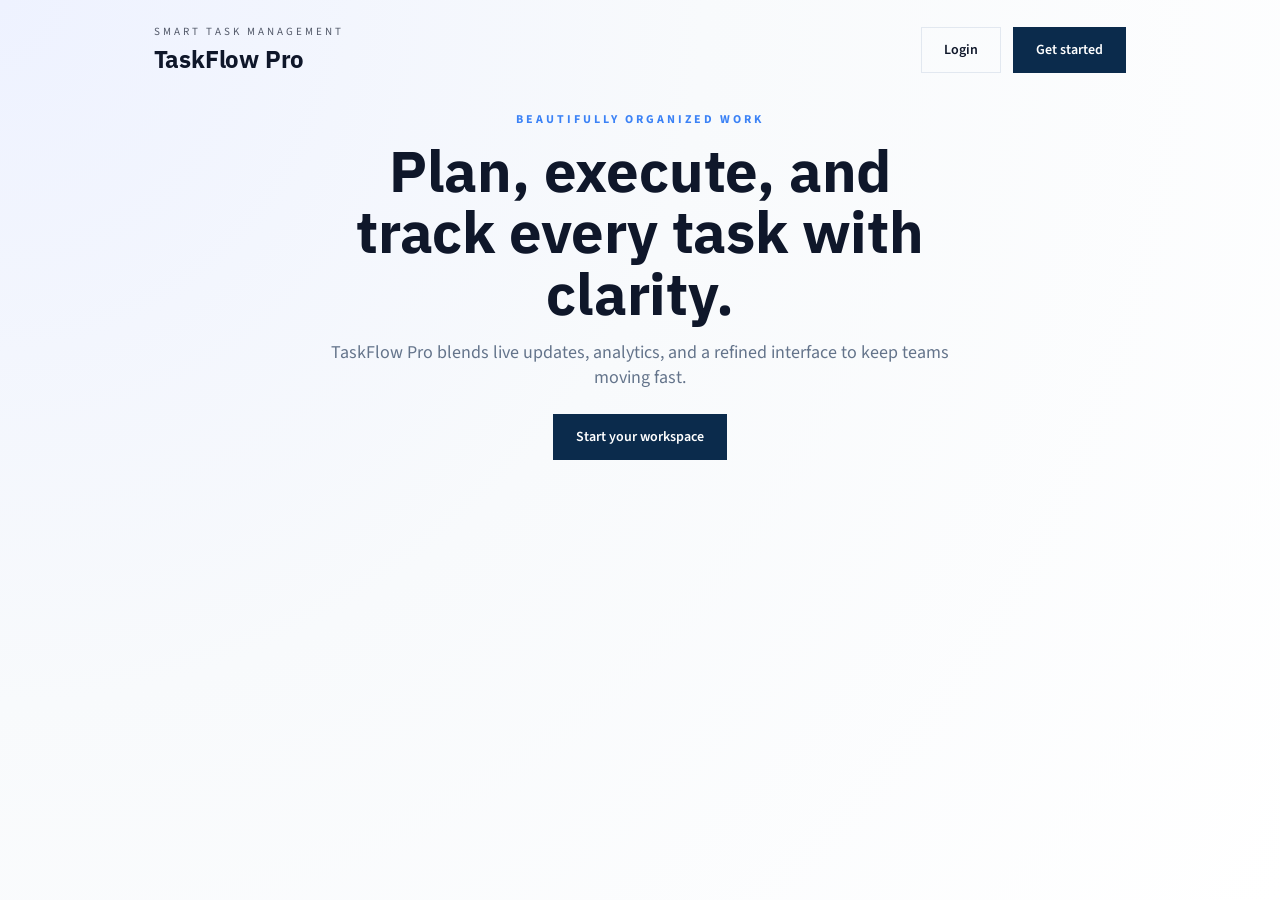
<file: task-manager-frontend/index.html>
<!DOCTYPE html>
<html lang="en">
<head>
  <meta charset="UTF-8" />
  <meta name="viewport" content="width=device-width, initial-scale=1.0" />
  <title>TaskFlow Pro | Smart Task Management</title>
  <link rel="preconnect" href="https://fonts.googleapis.com" />
  <link rel="preconnect" href="https://fonts.gstatic.com" crossorigin />
  <link href="https://fonts.googleapis.com/css2?family=IBM+Plex+Sans:wght@500;600;700&family=Source+Sans+3:wght@400;500;600;700&display=swap" rel="stylesheet" />
  <link rel="stylesheet" href="styles.css" />
</head>
<body>
  <div class="page landing">
    <nav class="nav">
      <div class="brand">
        <div>
          <p class="eyebrow">Smart Task Management</p>
          <h1>TaskFlow Pro</h1>
        </div>
      </div>
      <div class="nav-actions">
        <a class="secondary-button" href="auth.html">Login</a>
        <a class="primary-button" href="auth.html">Get started</a>
      </div>
    </nav>

    <main class="landing-main">
      <section class="hero">
        <div class="hero-copy">
          <p class="hero-tag">Beautifully organized work</p>
          <h2>Plan, execute, and track every task with clarity.</h2>
          <p class="hero-subtitle">
            TaskFlow Pro blends live updates, analytics, and a refined interface to keep teams moving fast.
          </p>
          <div class="hero-actions">
            <a class="primary-button" href="auth.html">Start your workspace</a>
            
          </div>
        </div>
      </section>      
    </main>
  </div>
</body>
</html>
</file>
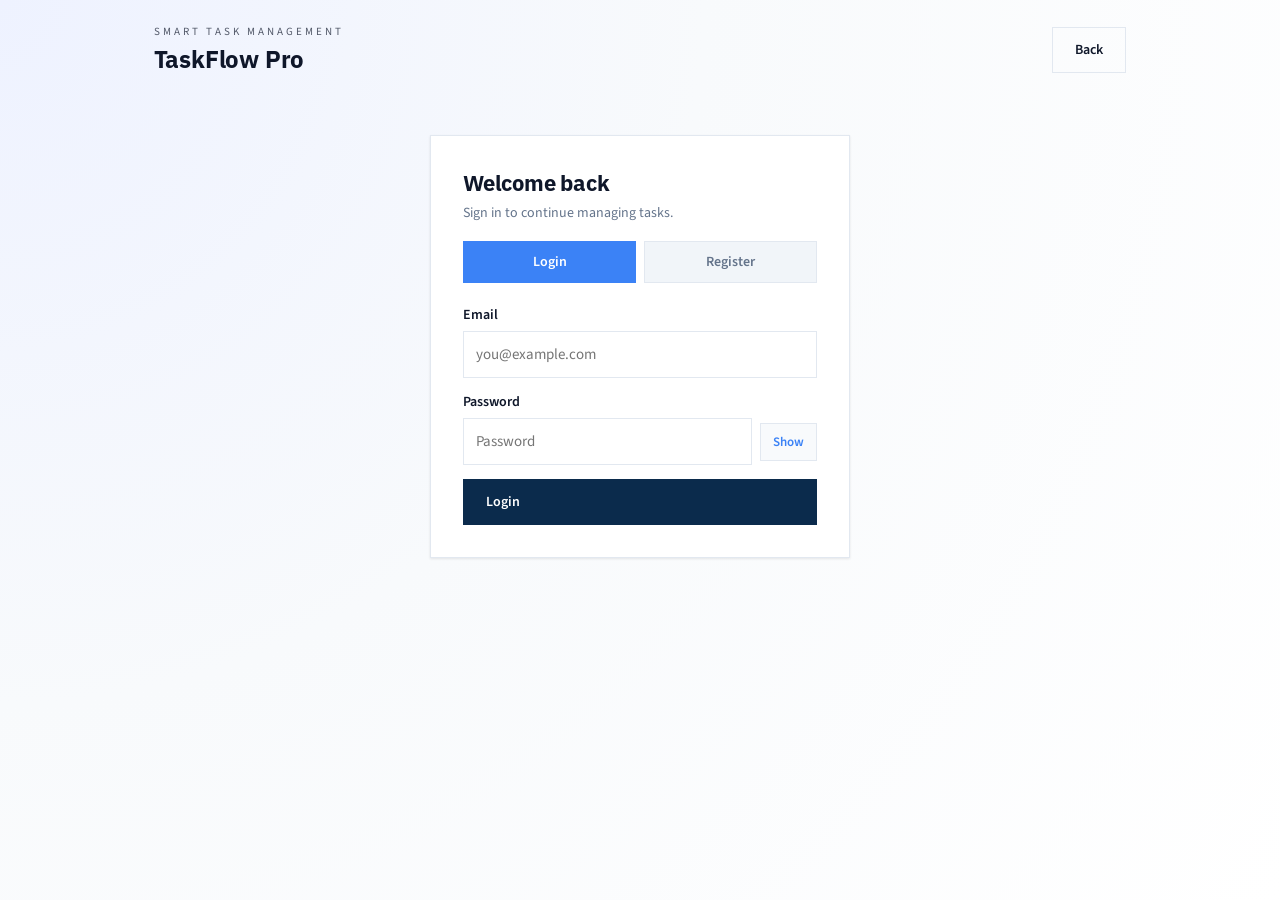
<file: task-manager-frontend/auth.html>
<!DOCTYPE html>
<html lang="en">
<head>
  <meta charset="UTF-8" />
  <meta name="viewport" content="width=device-width, initial-scale=1.0" />
  <title>TaskFlow Pro | Login</title>
  <link rel="preconnect" href="https://fonts.googleapis.com" />
  <link rel="preconnect" href="https://fonts.gstatic.com" crossorigin />
  <link href="https://fonts.googleapis.com/css2?family=IBM+Plex+Sans:wght@500;600;700&family=Source+Sans+3:wght@400;500;600;700&display=swap" rel="stylesheet" />
  <link rel="stylesheet" href="styles.css" />
</head>
<body>
  <div class="page landing auth-page">
    <nav class="nav">
      <div class="brand">
        <div>
          <p class="eyebrow">Smart Task Management</p>
          <h1>TaskFlow Pro</h1>
        </div>
      </div>
      <div class="nav-actions">
        <a class="secondary-button" href="index.html">Back</a>
      </div>
    </nav>

    <main class="auth-layout">
      <section class="panel-card auth-card">
        <h2>Welcome back</h2>
        <p class="muted">Sign in to continue managing tasks.</p>
        <div class="tabs">
          <button class="tab active" type="button" data-tab="login">Login</button>
          <button class="tab" type="button" data-tab="register">Register</button>
        </div>

        <form id="loginForm" class="form">
          <label>
            Email
            <input type="email" name="email" placeholder="you@example.com" required />
          </label>
          <label>
            Password
            <span class="password-field">
              <input type="password" name="password" placeholder="Password" required />
              <button class="toggle-password" type="button" aria-label="Show password">Show</button>
            </span>
          </label>
          <button class="primary-button" type="submit">
            <span>Login</span>
            <span class="button-spinner" aria-hidden="true"></span>
          </button>
        </form>

        <form id="registerForm" class="form hidden">
          <label>
            Username
            <input type="text" name="username" placeholder="alexandra" required />
          </label>
          <label>
            Email
            <input type="email" name="email" placeholder="you@example.com" required />
          </label>
          <label>
            Password
            <span class="password-field">
              <input type="password" name="password" placeholder="Create a password" required />
              <button class="toggle-password" type="button" aria-label="Show password">Show</button>
            </span>
          </label>
          <button class="primary-button" type="submit">
            <span>Create account</span>
            <span class="button-spinner" aria-hidden="true"></span>
          </button>
        </form>

        <p id="authMessage" class="message"></p>
      </section>
    </main>
  </div>

  <script src="common.js"></script>
  <script src="auth.js"></script>
</body>
</html>
</file>
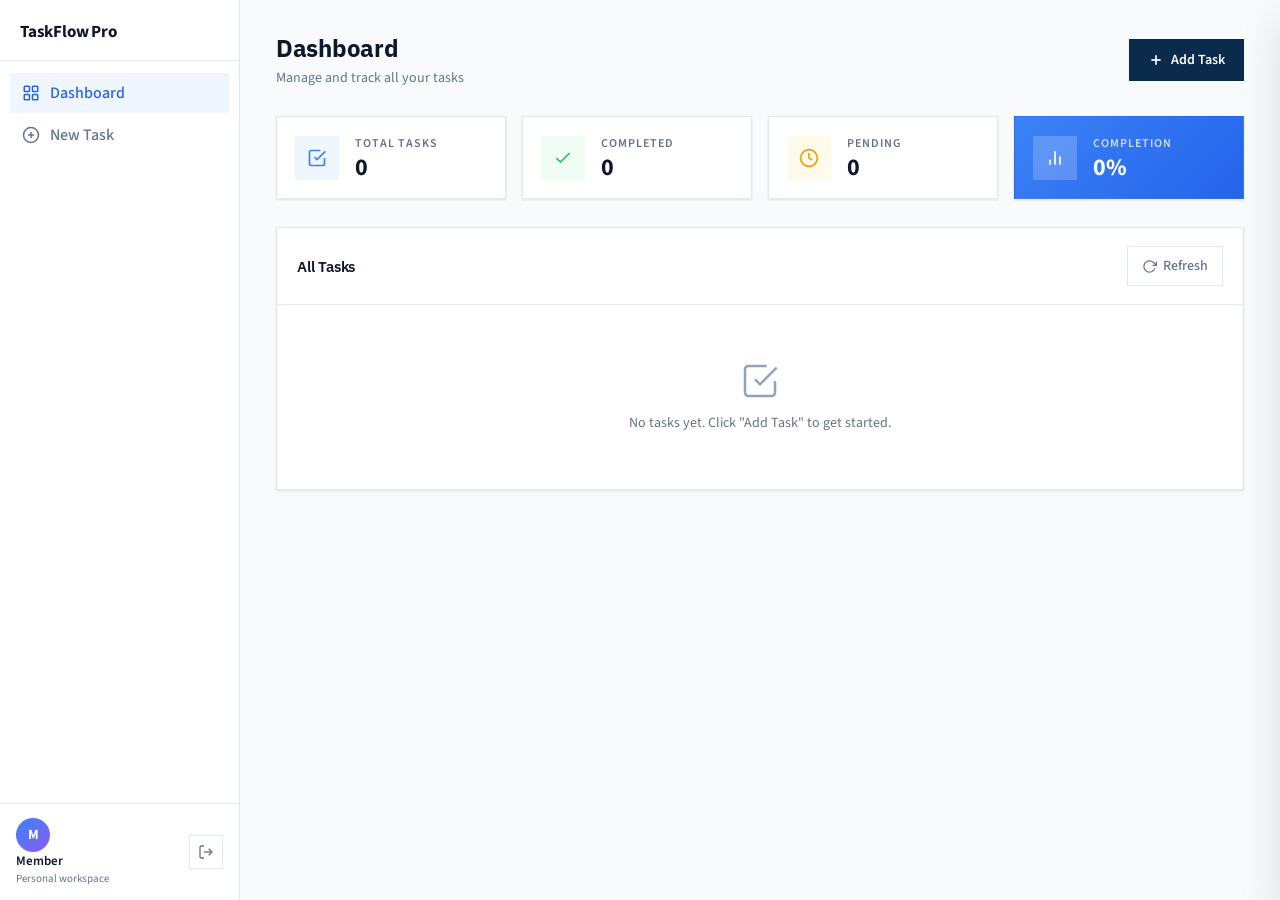
<file: task-manager-frontend/dashboard.html>
<!DOCTYPE html>
<html lang="en">
<head>
  <meta charset="UTF-8" />
  <meta name="viewport" content="width=device-width, initial-scale=1.0" />
  <title>TaskFlow Pro — Dashboard</title>
  <link rel="preconnect" href="https://fonts.googleapis.com" />
  <link rel="preconnect" href="https://fonts.gstatic.com" crossorigin />
  <link href="https://fonts.googleapis.com/css2?family=IBM+Plex+Sans:wght@500;600;700&family=Source+Sans+3:wght@400;500;600;700&display=swap" rel="stylesheet" />
  <link rel="stylesheet" href="styles.css" />
</head>
<body class="app-body">

  <aside class="sidebar">
    <div class="sidebar-brand">
      <span class="brand-name">TaskFlow Pro</span>
    </div>
    <nav class="sidebar-nav">
      <a class="nav-item active" href="#">
        <svg width="18" height="18" fill="none" stroke="currentColor" stroke-width="2" viewBox="0 0 24 24"><rect x="3" y="3" width="7" height="7" rx="1"/><rect x="14" y="3" width="7" height="7" rx="1"/><rect x="3" y="14" width="7" height="7" rx="1"/><rect x="14" y="14" width="7" height="7" rx="1"/></svg>
        Dashboard
      </a>
      <a class="nav-item" href="#" id="newTaskNav">
        <svg width="18" height="18" fill="none" stroke="currentColor" stroke-width="2" viewBox="0 0 24 24"><circle cx="12" cy="12" r="10"/><line x1="12" y1="8" x2="12" y2="16"/><line x1="8" y1="12" x2="16" y2="12"/></svg>
        New Task
      </a>
    </nav>
    <div class="sidebar-footer">
      <div class="user-info">
        <div class="avatar" id="userAvatar">M</div>
        <div>
          <p class="user-name" id="userBadge">Member</p>
          <p class="user-role">Personal workspace</p>
        </div>
      </div>
      <button id="logoutBtn" class="logout-btn" type="button" title="Logout">
        <svg width="16" height="16" fill="none" stroke="currentColor" stroke-width="2" viewBox="0 0 24 24"><path d="M9 21H5a2 2 0 0 1-2-2V5a2 2 0 0 1 2-2h4"/><polyline points="16 17 21 12 16 7"/><line x1="21" y1="12" x2="9" y2="12"/></svg>
      </button>
    </div>
  </aside>

  <div class="app-main">

    <header class="app-header">
      <div>
        <h1 class="page-title">Dashboard</h1>
        <p class="page-sub">Manage and track all your tasks</p>
      </div>
      <button class="btn-primary" id="openFormBtn" type="button">
        <svg width="16" height="16" fill="none" stroke="currentColor" stroke-width="2.5" viewBox="0 0 24 24"><line x1="12" y1="5" x2="12" y2="19"/><line x1="5" y1="12" x2="19" y2="12"/></svg>
        Add Task
      </button>
    </header>

    <section class="stats-row">
      <div class="stat-card">
        <div class="stat-icon stat-icon--blue">
          <svg width="20" height="20" fill="none" stroke="currentColor" stroke-width="2" viewBox="0 0 24 24"><path d="M9 11l3 3L22 4"/><path d="M21 12v7a2 2 0 0 1-2 2H5a2 2 0 0 1-2-2V5a2 2 0 0 1 2-2h11"/></svg>
        </div>
        <div>
          <p class="stat-label">Total Tasks</p>
          <p class="stat-value" id="totalTasks">0</p>
        </div>
      </div>
      <div class="stat-card">
        <div class="stat-icon stat-icon--green">
          <svg width="20" height="20" fill="none" stroke="currentColor" stroke-width="2" viewBox="0 0 24 24"><polyline points="20 6 9 17 4 12"/></svg>
        </div>
        <div>
          <p class="stat-label">Completed</p>
          <p class="stat-value" id="completedTasks">0</p>
        </div>
      </div>
      <div class="stat-card">
        <div class="stat-icon stat-icon--amber">
          <svg width="20" height="20" fill="none" stroke="currentColor" stroke-width="2" viewBox="0 0 24 24"><circle cx="12" cy="12" r="10"/><polyline points="12 6 12 12 16 14"/></svg>
        </div>
        <div>
          <p class="stat-label">Pending</p>
          <p class="stat-value" id="pendingTasks">0</p>
        </div>
      </div>
      <div class="stat-card stat-card--accent">
        <div class="stat-icon stat-icon--white">
          <svg width="20" height="20" fill="none" stroke="currentColor" stroke-width="2" viewBox="0 0 24 24"><line x1="18" y1="20" x2="18" y2="10"/><line x1="12" y1="20" x2="12" y2="4"/><line x1="6" y1="20" x2="6" y2="14"/></svg>
        </div>
        <div>
          <p class="stat-label">Completion</p>
          <p class="stat-value" id="completionBadge">0%</p>
        </div>
      </div>
    </section>

    <section class="tasks-section">
      <div class="tasks-header">
        <h2 class="section-title">All Tasks</h2>
        <button id="refreshBtn" class="btn-ghost" type="button">
          <svg width="15" height="15" fill="none" stroke="currentColor" stroke-width="2" viewBox="0 0 24 24"><polyline points="23 4 23 10 17 10"/><path d="M20.49 15a9 9 0 1 1-2.12-9.36L23 10"/></svg>
          Refresh
        </button>
      </div>
      <p id="taskMessage" class="message"></p>
      <div id="taskList" class="task-table-wrap">
        <div class="empty-state">
          <svg width="40" height="40" fill="none" stroke="#94a3b8" stroke-width="1.5" viewBox="0 0 24 24"><path d="M9 11l3 3L22 4"/><path d="M21 12v7a2 2 0 0 1-2 2H5a2 2 0 0 1-2-2V5a2 2 0 0 1 2-2h11"/></svg>
          <p>No tasks yet. Click "Add Task" to get started.</p>
        </div>
      </div>
    </section>
  </div>

  <div class="drawer-overlay" id="drawerOverlay"></div>
  <aside class="drawer" id="taskDrawer">
    <div class="drawer-header">
      <h2 id="drawerTitle">New Task</h2>
      <button class="drawer-close" id="drawerClose" type="button" aria-label="Close">
        <svg width="18" height="18" fill="none" stroke="currentColor" stroke-width="2" viewBox="0 0 24 24"><line x1="18" y1="6" x2="6" y2="18"/><line x1="6" y1="6" x2="18" y2="18"/></svg>
      </button>
    </div>
    <form id="taskForm" class="drawer-form">
      <label class="field-label">
        Title
        <input type="text" name="title" placeholder="e.g. Design landing page" required />
      </label>
      <label class="field-label">
        Description
        <textarea name="description" placeholder="Add details, links, or notes..."></textarea>
      </label>
      <div class="field-row">
        <label class="field-label">
          Priority
          <select name="priority" required>
            <option value="">Select</option>
            <option value="low">Low</option>
            <option value="medium">Medium</option>
            <option value="high">High</option>
          </select>
        </label>
        <label class="field-label">
          Status
          <select name="status" required>
            <option value="">Select</option>
            <option value="pending">Pending</option>
            <option value="in_progress">In Progress</option>
            <option value="completed">Completed</option>
          </select>
        </label>
      </div>
      <div class="drawer-actions">
        <button id="saveTaskBtn" class="btn-primary" type="submit">Save Task</button>
        <button id="cancelEditBtn" class="btn-ghost-dark hidden" type="button">Cancel edit</button>
      </div>
    </form>
  </aside>

  <script src="https://cdn.socket.io/4.7.5/socket.io.min.js"></script>
  <script src="common.js"></script>
  <script src="dashboard.js"></script>
</body>
</html>
</file>
<file: task-manager-frontend/styles.css>
:root {
  --font-display: "IBM Plex Sans", "Segoe UI", sans-serif;
  --font-body: "Source Sans 3", "Segoe UI", sans-serif;
  --sidebar-w: 240px;
  --bg: #f8fafc;
  --surface: #ffffff;
  --border: #e2e8f0;
  --text: #0f172a;
  --text-muted: #64748b;
  --blue: #3b82f6;
  --blue-dark: #2563eb;
  --blue-light: #eff6ff;
  --green: #22c55e;
  --green-light: #f0fdf4;
  --amber: #f59e0b;
  --amber-light: #fffbeb;
  --red: #ef4444;
  --red-light: #fef2f2;
  --purple: #8b5cf6;
  --purple-light: #f5f3ff;
  --radius: 10px;
  --radius-lg: 14px;
  --shadow-sm: 0 1px 3px rgba(0,0,0,.06), 0 1px 2px rgba(0,0,0,.04);
  --shadow: 0 4px 16px rgba(0,0,0,.08);
  --shadow-lg: 0 20px 40px rgba(0,0,0,.12);
}


*, *::before, *::after { box-sizing: border-box; margin: 0; padding: 0; }
body { font-family: var(--font-body); font-size: 16px; color: var(--text); background: var(--bg); }
h1, h2, h3, h4 { font-family: var(--font-display); letter-spacing: -0.2px; }
a { text-decoration: none; color: inherit; }
button { font-family: inherit; cursor: pointer; }
input, textarea, select { font-family: inherit; font-size: 15px; }

.app-body {
  display: flex;
  min-height: 100vh;
}

.sidebar {
  width: var(--sidebar-w);
  background: var(--surface);
  border-right: 1px solid var(--border);
  display: flex;
  flex-direction: column;
  position: fixed;
  top: 0; left: 0; bottom: 0;
  z-index: 100;
}

.sidebar-brand {
  display: flex;
  align-items: center;
  gap: 10px;
  padding: 20px 20px 16px;
  border-bottom: 1px solid var(--border);
}

.brand-icon {
  width: 32px; height: 32px;
  background: var(--blue);
  color: #fff;
  border-radius: 8px;
  display: grid;
  place-items: center;
  font-weight: 700;
  font-size: 16px;
}

.brand-name {
  font-weight: 700;
  font-size: 17px;
  letter-spacing: -0.2px;
}

.sidebar-nav {
  flex: 1;
  padding: 12px 10px;
  display: flex;
  flex-direction: column;
  gap: 2px;
}

.nav-item {
  display: flex;
  align-items: center;
  gap: 10px;
  padding: 9px 12px;
  border-radius: 0;
  color: var(--text-muted);
  font-weight: 500;
  transition: background .15s, color .15s;
}

.nav-item:hover { background: var(--bg); color: var(--text); }
.nav-item.active { background: var(--blue-light); color: var(--blue-dark); }

.sidebar-footer {
  padding: 14px 16px;
  border-top: 1px solid var(--border);
  display: flex;
  align-items: center;
  gap: 10px;
}

.avatar {
  width: 34px; height: 34px;
  background: linear-gradient(135deg, var(--blue), var(--purple));
  color: #fff;
  border-radius: 50%;
  display: grid;
  place-items: center;
  font-weight: 700;
  font-size: 14px;
  flex-shrink: 0;
}

.user-info { flex: 1; min-width: 0; }
.user-name { font-weight: 600; font-size: 13px; white-space: nowrap; overflow: hidden; text-overflow: ellipsis; }
.user-role { font-size: 11px; color: var(--text-muted); margin-top: 1px; }

.logout-btn {
  background: none;
  border: 1px solid var(--border);
  border-radius: 0;
  padding: 8px;
  color: var(--text-muted);
  display: grid;
  place-items: center;
  transition: background .15s, color .15s;
}
.logout-btn:hover { background: var(--red-light); color: var(--red); border-color: var(--red); }

.app-main {
  margin-left: var(--sidebar-w);
  flex: 1;
  padding: 32px 36px 48px;
  min-width: 0;
}


.app-header {
  display: flex;
  align-items: center;
  justify-content: space-between;
  margin-bottom: 28px;
}

.page-title { font-size: 24px; font-weight: 700; letter-spacing: -0.3px; }
.page-sub { font-size: 14px; color: var(--text-muted); margin-top: 4px; }


.btn-primary {
  display: inline-flex;
  align-items: center;
  gap: 7px;
  background: #0b2b4c;
  color: #fff;
  border: 1px solid #0b2b4c;
  border-radius: 0;
  padding: 10px 18px;
  font-weight: 600;
  font-size: 14px;
  transition: background .15s, color .15s;
  box-shadow: none;
}
.btn-primary:hover { background: #143b66; }
.btn-primary:active { transform: none; }
.btn-primary:disabled { opacity: .55; cursor: not-allowed; transform: none; }

.btn-ghost {
  display: inline-flex;
  align-items: center;
  gap: 6px;
  background: var(--surface);
  color: var(--text-muted);
  border: 1px solid var(--border);
  border-radius: 0;
  padding: 9px 14px;
  font-weight: 500;
  font-size: 14px;
  transition: background .15s, color .15s;
}
.btn-ghost:hover { background: var(--bg); color: var(--text); }

.btn-ghost-dark {
  display: inline-flex;
  align-items: center;
  gap: 6px;
  background: none;
  color: var(--text-muted);
  border: 1px solid var(--border);
  border-radius: 0;
  padding: 10px 16px;
  font-weight: 500;
  font-size: 13px;
  transition: background .15s;
}
.btn-ghost-dark:hover { background: var(--bg); }


.stats-row {
  display: grid;
  grid-template-columns: repeat(4, 1fr);
  gap: 16px;
  margin-bottom: 28px;
}

.stat-card {
  background: var(--surface);
  border: 1px solid var(--border);
  border-radius: 0;
  padding: 18px;
  display: flex;
  align-items: center;
  gap: 16px;
  box-shadow: var(--shadow-sm);
}

.stat-card--accent {
  background: linear-gradient(135deg, var(--blue) 0%, var(--blue-dark) 100%);
  border-color: transparent;
  color: #fff;
}
.stat-card--accent .stat-label { color: rgba(255,255,255,.75); }

.stat-icon {
  width: 44px; height: 44px;
  border-radius: 0;
  display: grid;
  place-items: center;
  flex-shrink: 0;
}
.stat-icon--blue { background: var(--blue-light); color: var(--blue); }
.stat-icon--green { background: var(--green-light); color: var(--green); }
.stat-icon--amber { background: var(--amber-light); color: var(--amber); }
.stat-icon--white { background: rgba(255,255,255,.2); color: #fff; }

.stat-label { font-size: 12px; color: var(--text-muted); font-weight: 600; margin-bottom: 4px; text-transform: uppercase; letter-spacing: 1px; }
.stat-value { font-size: 24px; font-weight: 700; letter-spacing: -0.3px; line-height: 1; }


.tasks-section {
  background: var(--surface);
  border: 1px solid var(--border);
  border-radius: 0;
  box-shadow: var(--shadow-sm);
  overflow: hidden;
}

.tasks-header {
  display: flex;
  align-items: center;
  justify-content: space-between;
  padding: 18px 20px;
  border-bottom: 1px solid var(--border);
}

.section-title { font-size: 15px; font-weight: 600; }

.message {
  padding: 0 20px;
  font-size: 13px;
  color: var(--blue);
  min-height: 0;
  transition: all .2s;
}
.message:not(:empty) { padding: 10px 20px; }
.message.error { color: var(--red); }


.task-table-wrap { width: 100%; }

.task-table {
  width: 100%;
  border-collapse: collapse;
}

.task-table th {
  text-align: left;
  font-size: 12px;
  font-weight: 600;
  text-transform: uppercase;
  letter-spacing: .6px;
  color: var(--text-muted);
  padding: 12px 20px;
  background: var(--bg);
  border-bottom: 1px solid var(--border);
}

.task-table td {
  padding: 18px 20px;
  border-bottom: 1px solid var(--border);
  vertical-align: middle;
}

.task-table tr:last-child td { border-bottom: none; }
.task-table tr:hover td { background: #fafbfc; }

.task-title-cell { font-weight: 700; font-size: 18px; }
.task-desc-cell { color: var(--text-muted); font-size: 16px; max-width: 320px; white-space: nowrap; overflow: hidden; text-overflow: ellipsis; }
.task-date-cell { color: var(--text-muted); font-size: 15px; white-space: nowrap; }

.task-row-actions { display: flex; gap: 6px; }
.task-row-actions button {
  background: none;
  border: 1px solid var(--border);
  border-radius: 0;
  padding: 8px 14px;
  font-size: 14px;
  font-weight: 600;
  color: var(--text);
  transition: background .15s, color .15s, border-color .15s;
}
.task-row-actions button[data-action="edit"] {
  background: var(--blue-light);
  color: var(--blue-dark);
  border-color: var(--blue);
}
.task-row-actions button[data-action="delete"] {
  background: var(--red-light);
  color: var(--red);
  border-color: var(--red);
}
.task-row-actions button[data-action="edit"]:hover { background: var(--blue-light); color: var(--blue-dark); border-color: var(--blue); }
.task-row-actions button[data-action="delete"]:hover { background: var(--red-light); color: var(--red); border-color: var(--red); }


.badge {
  display: inline-flex;
  align-items: center;
  padding: 3px 9px;
  border-radius: 0;
  font-size: 11px;
  font-weight: 600;
  white-space: nowrap;
}
.badge.priority-high { background: var(--red-light); color: var(--red); }
.badge.priority-medium { background: var(--amber-light); color: var(--amber); }
.badge.priority-low { background: var(--green-light); color: var(--green); }
.badge.status-completed { background: var(--blue-light); color: var(--blue-dark); }
.badge.status-in_progress { background: var(--purple-light); color: var(--purple); }
.badge.status-pending { background: var(--bg); color: var(--text-muted); border: 1px solid var(--border); }


.empty-state {
  display: flex;
  flex-direction: column;
  align-items: center;
  gap: 12px;
  padding: 56px 24px;
  color: var(--text-muted);
  font-size: 14px;
}


.drawer-overlay {
  position: fixed;
  inset: 0;
  background: rgba(15,23,42,.35);
  z-index: 200;
  opacity: 0;
  pointer-events: none;
  transition: opacity .25s;
}
.drawer-overlay.open { opacity: 1; pointer-events: all; }

.drawer {
  position: fixed;
  top: 0; right: 0; bottom: 0;
  width: 400px;
  background: var(--surface);
  border-left: 1px solid var(--border);
  z-index: 201;
  display: flex;
  flex-direction: column;
  transform: translateX(100%);
  transition: transform .28s cubic-bezier(.4,0,.2,1);
  box-shadow: var(--shadow-lg);
}
.drawer.open { transform: translateX(0); }

.drawer-header {
  display: flex;
  align-items: center;
  justify-content: space-between;
  padding: 20px 24px;
  border-bottom: 1px solid var(--border);
}
.drawer-header h2 { font-size: 18px; font-weight: 700; }

.drawer-close {
  background: none;
  border: 1px solid var(--border);
  border-radius: 0;
  padding: 6px;
  color: var(--text-muted);
  display: grid;
  place-items: center;
  transition: background .15s;
}
.drawer-close:hover { background: var(--bg); }

.drawer-form {
  flex: 1;
  overflow-y: auto;
  padding: 24px;
  display: flex;
  flex-direction: column;
  gap: 18px;
}

.field-label {
  display: flex;
  flex-direction: column;
  gap: 6px;
  font-size: 14px;
  font-weight: 600;
  color: var(--text);
}

.field-label input,
.field-label textarea,
.field-label select {
  border: 1px solid var(--border);
  border-radius: 0;
  padding: 12px 12px;
  color: var(--text);
  background: var(--surface);
  transition: border-color .15s, box-shadow .15s;
  outline: none;
}
.field-label input:focus,
.field-label textarea:focus,
.field-label select:focus {
  border-color: var(--blue);
  box-shadow: 0 0 0 3px rgba(59,130,246,.12);
}

.field-label textarea { min-height: 100px; resize: vertical; }

.field-row {
  display: grid;
  grid-template-columns: 1fr 1fr;
  gap: 14px;
}

.drawer-actions {
  display: flex;
  gap: 10px;
  padding-top: 4px;
}

.page {
  padding: 32px 6vw 48px;
  max-width: 1100px;
  margin: 0 auto;
}

.topbar {
  display: flex;
  justify-content: space-between;
  align-items: center;
  gap: 24px;
  background: linear-gradient(120deg, #0b2b4c 0%, #1b4f8a 60%, #3b82f6 100%);
  color: #fff;
  padding: 24px 28px;
  border-radius: var(--radius-lg);
  box-shadow: var(--shadow);
  margin-bottom: 28px;
}
.topbar h1 { font-size: clamp(22px, 3vw, 30px); font-weight: 700; }
.eyebrow { font-size: 11px; text-transform: uppercase; letter-spacing: 3px; opacity: .7; margin-bottom: 4px; }
.topbar-actions { display: flex; align-items: center; gap: 12px; }
.user-badge-pill { background: rgba(255,255,255,.2); padding: 6px 14px; border-radius: 999px; font-size: 13px; }
.ghost-button {
  background: rgba(255,255,255,.15);
  color: #fff;
  border: 1px solid rgba(255,255,255,.3);
  border-radius: 999px;
  padding: 8px 16px;
  font-weight: 600;
  font-size: 13px;
  cursor: pointer;
  transition: background .15s;
}
.ghost-button:hover { background: rgba(255,255,255,.25); }

.auth-layout {
  display: grid;
  grid-template-columns: minmax(0, 420px);
  gap: 24px;
  justify-content: center;
  justify-items: stretch;
  margin-top: 24px;
}

.panel-card {
  background: var(--surface);
  border-radius: 0;
  padding: 32px;
  box-shadow: var(--shadow-sm);
  border: 1px solid var(--border);
}
.panel-card h2 { font-size: 22px; font-weight: 700; margin-bottom: 6px; }

.muted { color: var(--text-muted); font-size: 14px; margin-bottom: 18px; }

.tabs { display: flex; gap: 8px; margin-bottom: 22px; }
.tab {
  flex: 1;
  padding: 10px;
  border: 1px solid var(--border);
  background: #f1f5f9;
  border-radius: 0;
  font-weight: 600;
  font-size: 14px;
  color: var(--text-muted);
  cursor: pointer;
  transition: background .15s, color .15s;
}
.tab.active { background: var(--blue); color: #fff; border-color: var(--blue); }

.form { display: flex; flex-direction: column; gap: 14px; }
.form label { display: flex; flex-direction: column; gap: 6px; font-size: 14px; font-weight: 600; color: var(--text); }
.form input, .form textarea, .form select {
  border: 1px solid var(--border);
  border-radius: 0;
  padding: 12px 12px;
  color: var(--text);
  outline: none;
  transition: border-color .15s, box-shadow .15s;
}
.form input:focus, .form textarea:focus, .form select:focus {
  border-color: var(--blue);
  box-shadow: 0 0 0 3px rgba(59,130,246,.12);
}
.form textarea { min-height: 80px; resize: vertical; }
.form-grid { display: grid; grid-template-columns: 1fr 1fr; gap: 12px; }
.form-actions { display: flex; gap: 10px; }

.primary-button {
  display: inline-flex;
  align-items: center;
  gap: 8px;
  background: #0b2b4c;
  color: #fff;
  border: 1px solid #0b2b4c;
  border-radius: 0;
  padding: 12px 22px;
  font-weight: 600;
  font-size: 14px;
  cursor: pointer;
  transition: background .15s, color .15s;
  box-shadow: none;
}
.primary-button:hover { background: #143b66; }
.primary-button:disabled { opacity: .55; cursor: not-allowed; }

.secondary-button {
  background: transparent;
  color: var(--text);
  border: 1px solid var(--border);
  border-radius: 0;
  padding: 12px 22px;
  font-weight: 600;
  font-size: 14px;
  cursor: pointer;
}

.password-field { display: flex; align-items: center; gap: 8px; }
.password-field input { flex: 1; }
.toggle-password {
  border: 1px solid var(--border);
  background: var(--bg);
  color: var(--blue);
  border-radius: 0;
  padding: 9px 12px;
  font-size: 13px;
  font-weight: 600;
  cursor: pointer;
  white-space: nowrap;
}

.auth-list { list-style: none; display: grid; gap: 8px; margin: 12px 0 20px; color: var(--text-muted); font-size: 13px; }
.auth-list li::before { content: "✓"; color: var(--blue); margin-right: 8px; font-weight: 700; }

.button-spinner {
  width: 14px; height: 14px;
  border-radius: 50%;
  border: 2px solid rgba(255,255,255,.4);
  border-top-color: #fff;
  display: inline-block;
  animation: spin .8s linear infinite;
  opacity: 0;
}
.primary-button.is-loading .button-spinner { opacity: 1; }
.primary-button.is-loading span:first-child { opacity: .8; }

@keyframes spin { to { transform: rotate(360deg); } }

.hidden { display: none !important; }


.landing {
  padding-top: 24px;
  max-width: none;
  min-height: 100vh;
  display: flex;
  flex-direction: column;
  background: radial-gradient(circle at top left, #eef2ff 0%, #f8fafc 45%, #fff 100%);
}
.nav { display: flex; justify-content: space-between; align-items: center; gap: 24px; margin-bottom: 36px; padding: 0 6vw; }
.brand { display: flex; align-items: center; gap: 12px; }
.brand-mark { background: linear-gradient(135deg, #0b2b4c, #3b82f6); color: #fff; width: 40px; height: 40px; display: grid; place-items: center; border-radius: 12px; font-weight: 700; }
.nav-actions { display: flex; gap: 12px; }
.landing-main { display: flex; flex-direction: column; gap: 48px; padding: 0 4vw 56px; text-align: center; }
.hero { display: grid; gap: 32px; align-items: center; justify-items: center; grid-template-columns: 1fr; }
.hero-copy h2 { font-size: clamp(34px, 4.8vw, 58px); font-weight: 700; line-height: 1.06; margin-bottom: 16px; }
.hero-copy { max-width: 640px; }
.hero-tag { font-size: 12px; text-transform: uppercase; letter-spacing: 3px; color: var(--blue); font-weight: 700; margin-bottom: 12px; }
.hero-subtitle { color: var(--text-muted); font-size: 18px; margin-bottom: 24px; }
.hero-actions { display: flex; flex-wrap: wrap; gap: 14px; margin-bottom: 18px; justify-content: center; }
.ghost-link { color: var(--blue); font-weight: 600; }


.features { display: grid; gap: 24px; }
.section-head h3 { font-size: 26px; margin-bottom: 8px; }
.section-sub { color: var(--text-muted); max-width: 560px; margin: 0 auto; }
.feature-grid {
  display: grid;
  gap: 18px;
  grid-template-columns: repeat(auto-fit, minmax(220px, 1fr));
}
.feature-grid article {
  background: var(--surface);
  border: 1px solid var(--border);
  border-radius: 14px;
  padding: 18px;
  box-shadow: var(--shadow-sm);
}
.feature-grid h4 { font-size: 18px; margin-bottom: 6px; }
.feature-grid p { color: var(--text-muted); font-size: 14px; }

.cta {
  display: flex;
  flex-wrap: wrap;
  gap: 20px;
  align-items: center;
  justify-content: space-between;
  background: linear-gradient(120deg, #0b2b4c 0%, #1b4f8a 60%, #3b82f6 100%);
  color: #fff;
  padding: 28px 32px;
  border-radius: 20px;
  box-shadow: var(--shadow);
}
.cta { text-align: center; justify-content: center; }
.cta-actions { justify-content: center; }
.cta h3 { font-size: 26px; margin-bottom: 6px; }
.cta p { opacity: .8; }
.cta-actions { display: flex; gap: 12px; flex-wrap: wrap; }


@media (max-width: 1024px) {
  .stats-row { grid-template-columns: repeat(2, 1fr); }
}

@media (max-width: 768px) {
  .sidebar { transform: translateX(-100%); }
  .app-main { margin-left: 0; padding: 20px 16px 40px; }
  .stats-row { grid-template-columns: repeat(2, 1fr); gap: 12px; }
  .drawer { width: 100%; }
  .task-table th:nth-child(2),
  .task-table td:nth-child(2) { display: none; }
  .nav { flex-direction: column; align-items: flex-start; }
  .landing-main { gap: 32px; padding: 0 5vw 40px; }
  .hero { grid-template-columns: 1fr; }
}
</file>
